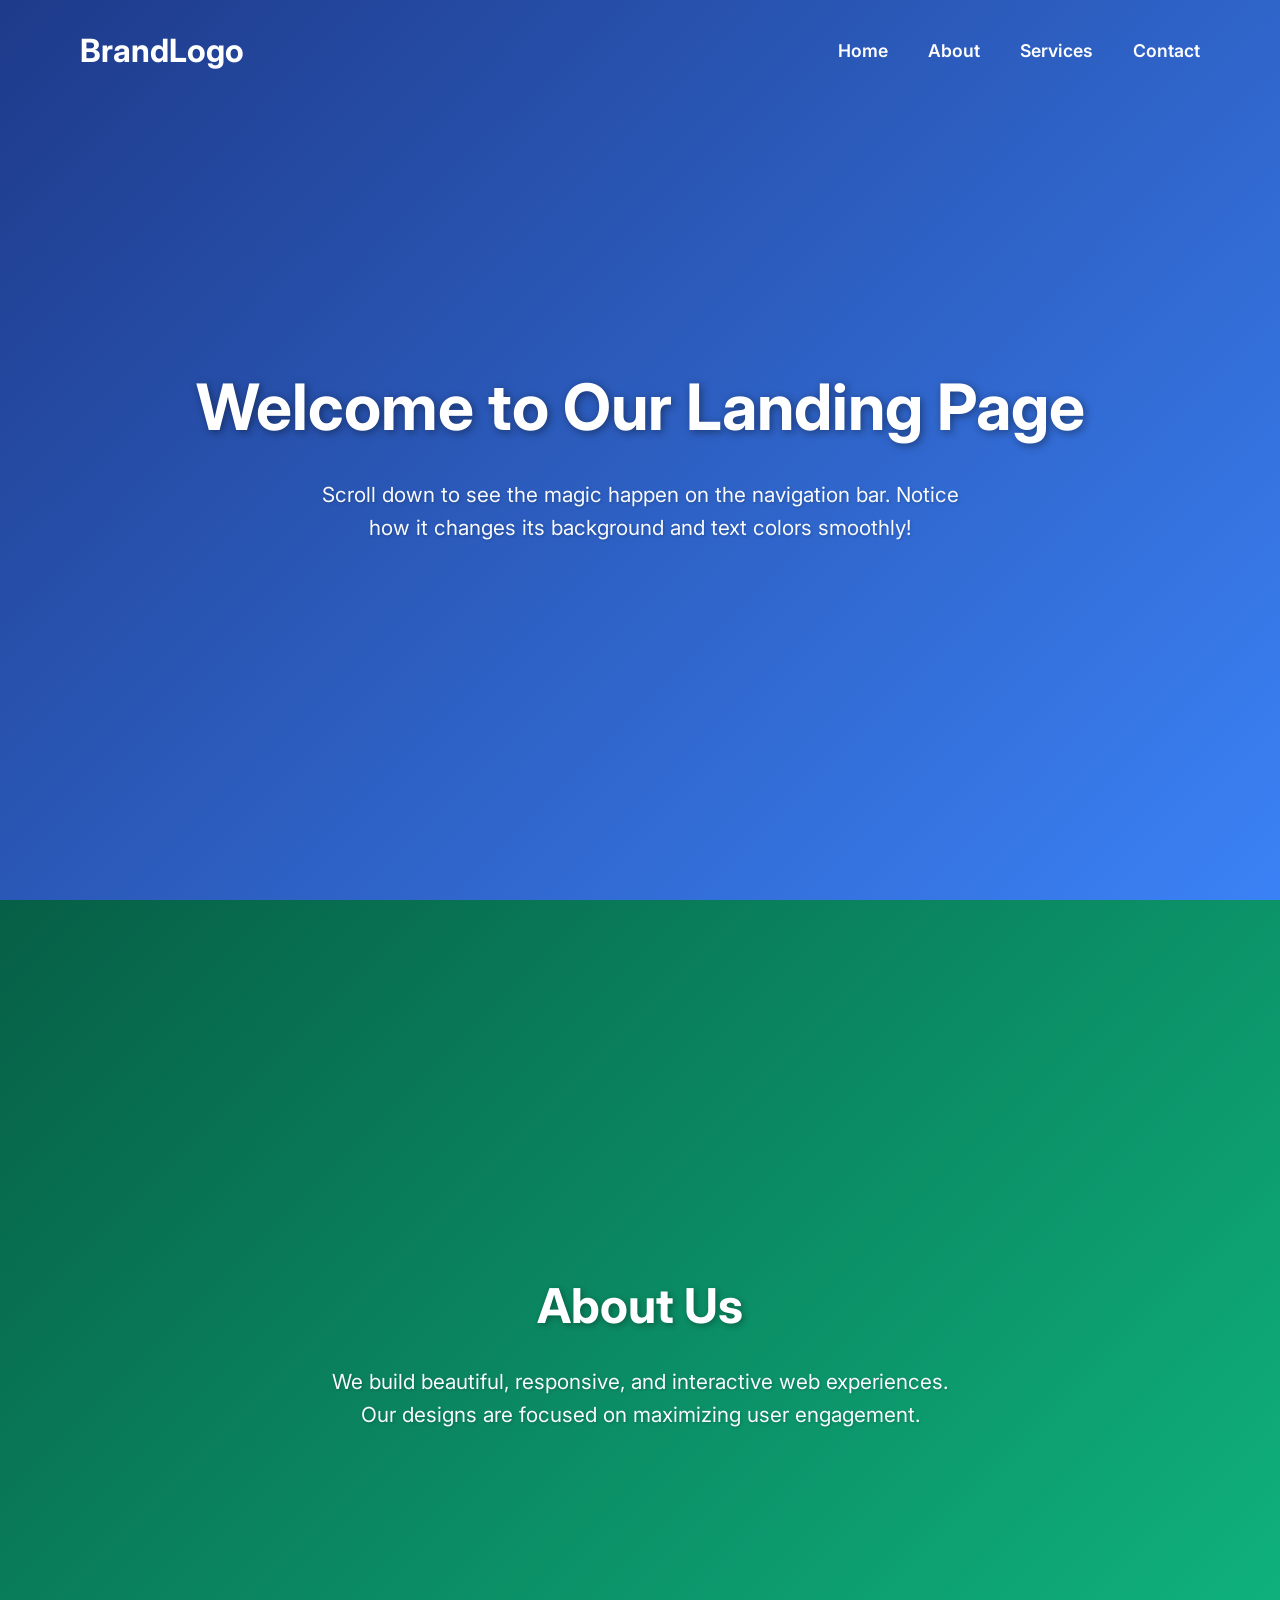
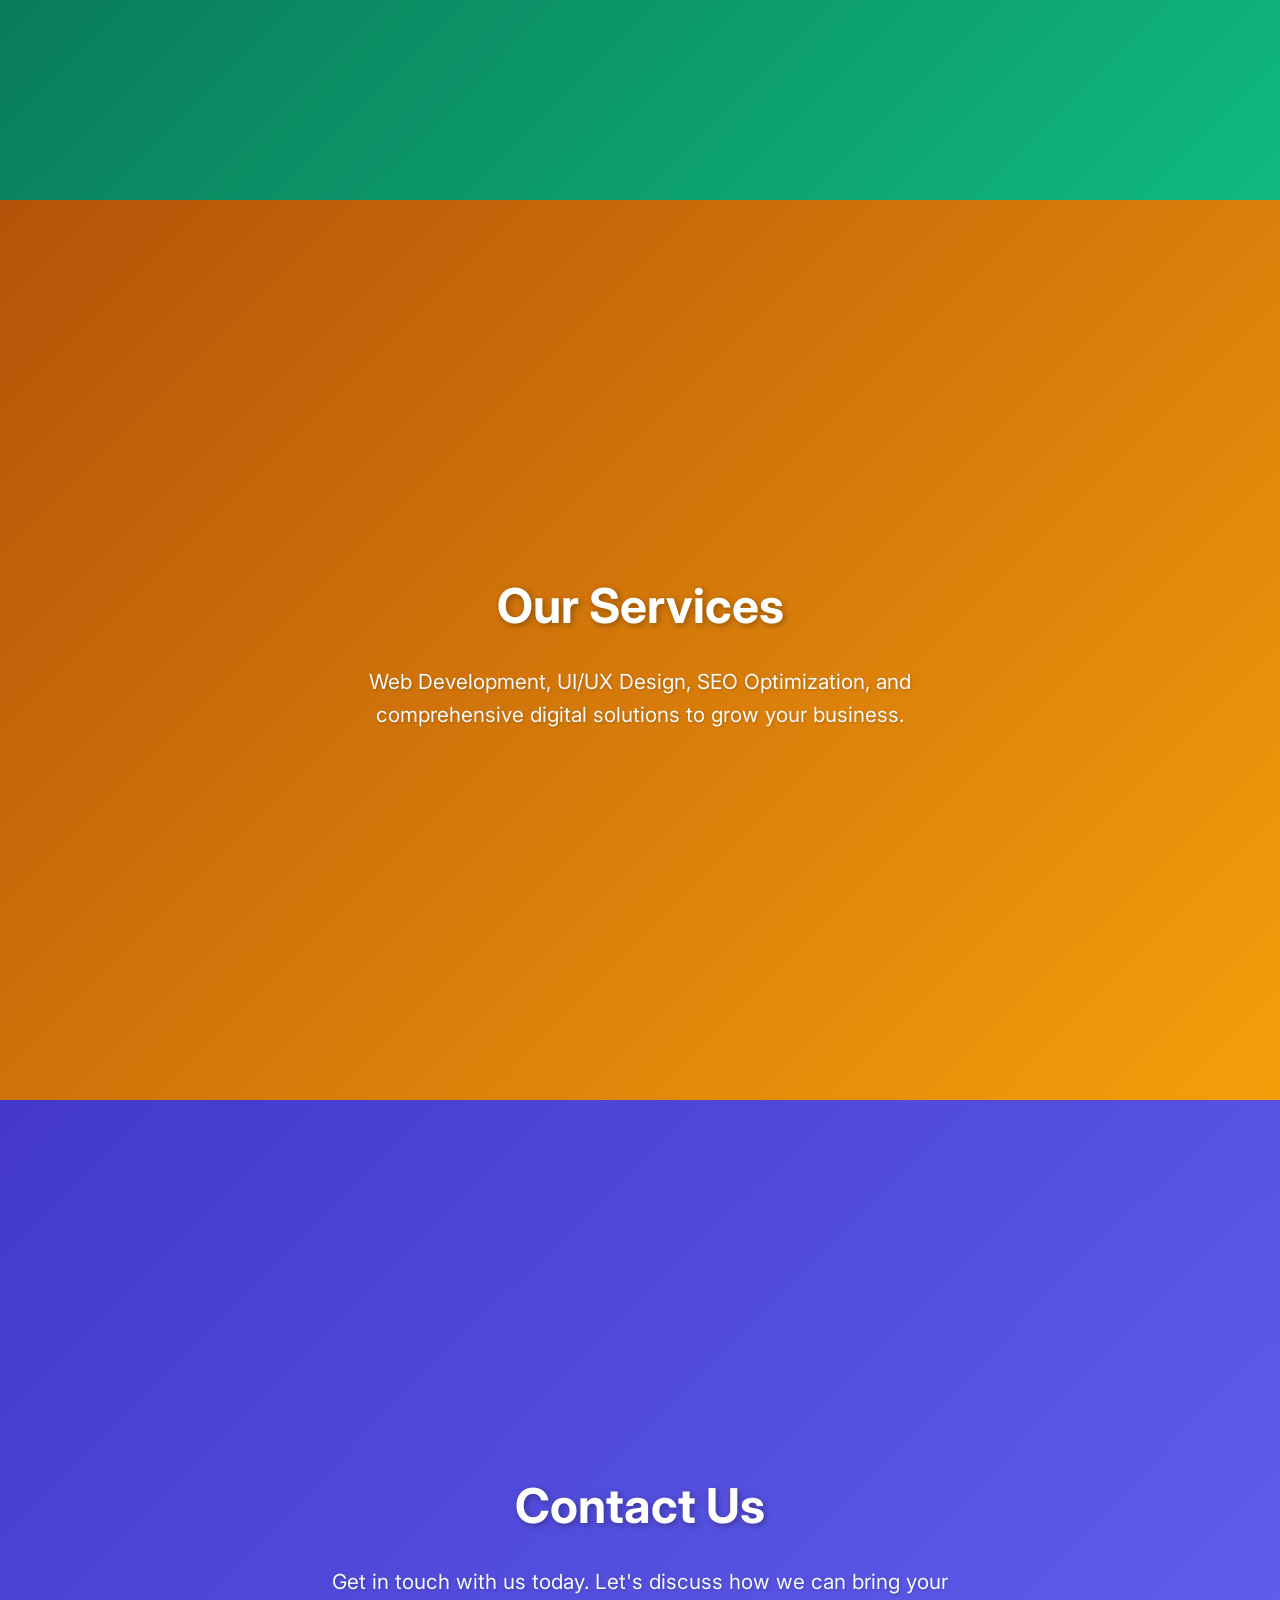
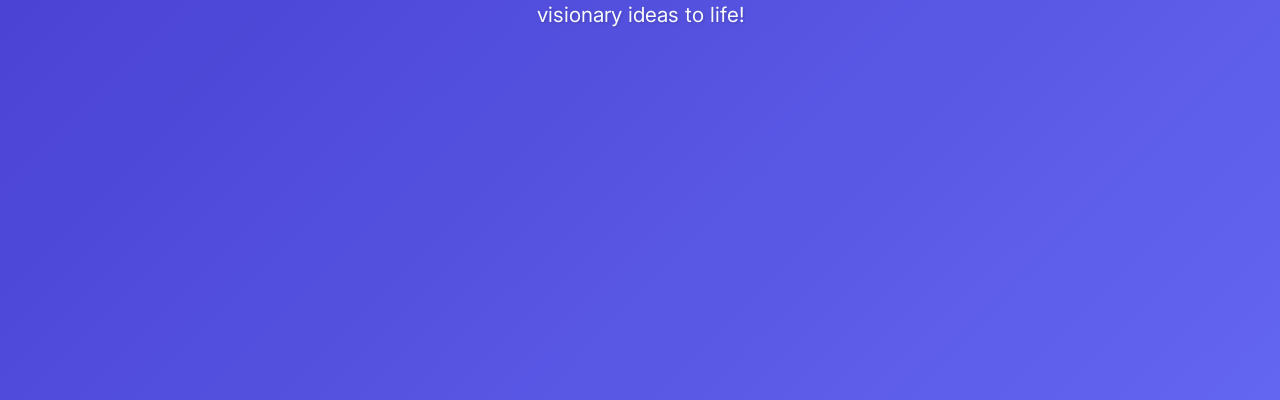
<file: Task-01/index.html>
<!DOCTYPE html>
<html lang="en">
<head>
    <meta charset="UTF-8">
    <meta name="viewport" content="width=device-width, initial-scale=1.0">
    <title>Responsive Landing Page</title>
    <link rel="stylesheet" href="style.css">
    <!-- Google Fonts for modern typography -->
    <link href="https://fonts.googleapis.com/css2?family=Inter:wght@400;600;700&display=swap" rel="stylesheet">
</head>
<body>

    <!-- Fixed Navigation Bar -->
    <nav id="navbar" class="navbar">
        <div class="logo">
            <a href="#">BrandLogo</a>
        </div>
        <ul class="nav-links">
            <li><a href="#home">Home</a></li>
            <li><a href="#about">About</a></li>
            <li><a href="#services">Services</a></li>
            <li><a href="#contact">Contact</a></li>
        </ul>
    </nav>

    <!-- Mock Sections with min-height: 100vh -->
    <section id="home" class="section home-section">
        <div class="content">
            <h1>Welcome to Our Landing Page</h1>
            <p>Scroll down to see the magic happen on the navigation bar. Notice how it changes its background and text colors smoothly!</p>
        </div>
    </section>

    <section id="about" class="section about-section">
        <div class="content">
            <h2>About Us</h2>
            <p>We build beautiful, responsive, and interactive web experiences. Our designs are focused on maximizing user engagement.</p>
        </div>
    </section>

    <section id="services" class="section services-section">
        <div class="content">
            <h2>Our Services</h2>
            <p>Web Development, UI/UX Design, SEO Optimization, and comprehensive digital solutions to grow your business.</p>
        </div>
    </section>

    <section id="contact" class="section contact-section">
        <div class="content">
            <h2>Contact Us</h2>
            <p>Get in touch with us today. Let's discuss how we can bring your visionary ideas to life!</p>
        </div>
    </section>

    <script src="script.js"></script>
</body>
</html>
</file>
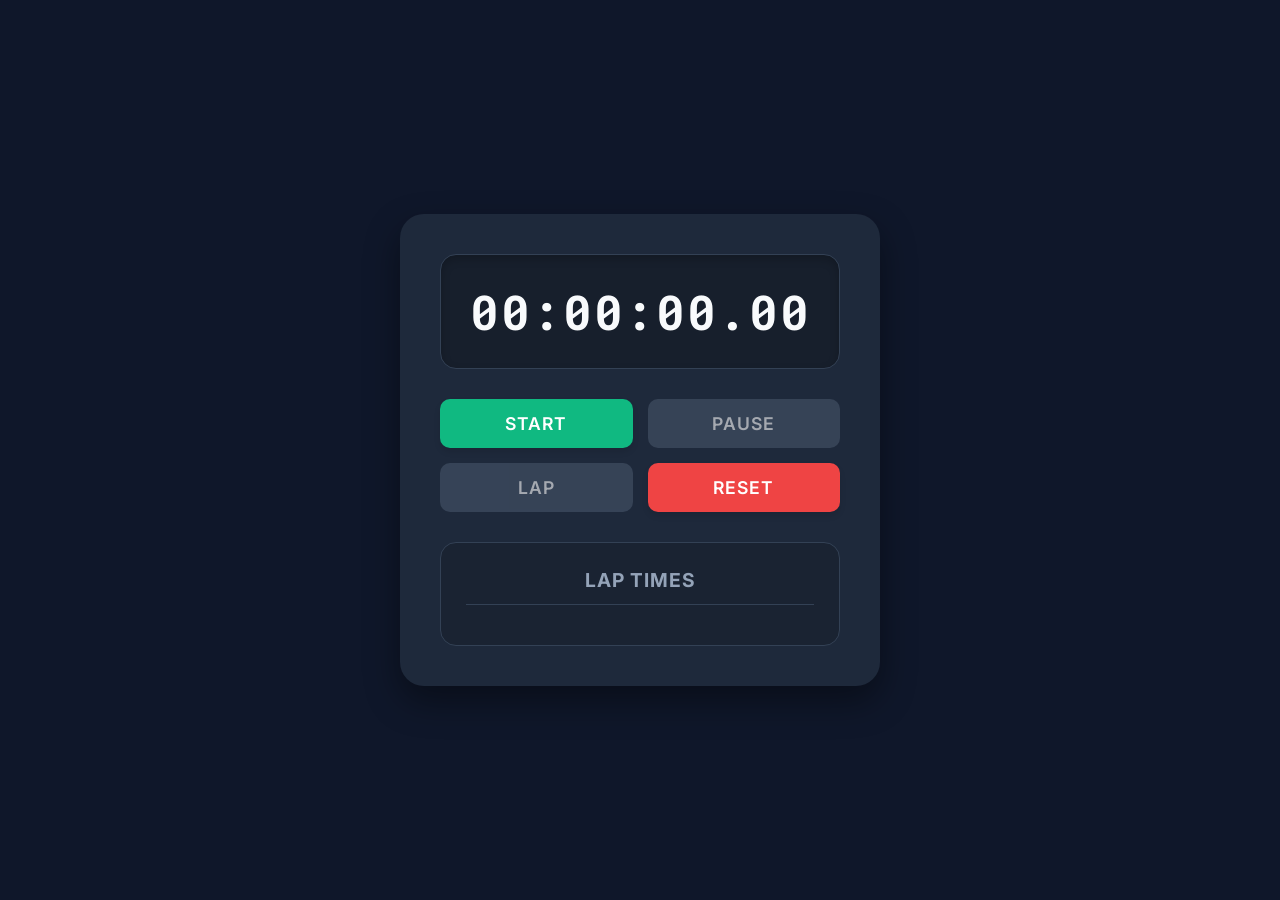
<file: Task-02/index.html>
<!DOCTYPE html>
<html lang="en">
<head>
    <meta charset="UTF-8">
    <meta name="viewport" content="width=device-width, initial-scale=1.0">
    <title>Stopwatch Web Application</title>
    <link rel="stylesheet" href="style.css">
    <!-- Google Fonts for modern typography -->
    <link href="https://fonts.googleapis.com/css2?family=Roboto+Mono:wght@400;700&family=Inter:wght@400;600&display=swap" rel="stylesheet">
</head>
<body>

    <div class="stopwatch-container">
        <!-- Digital Time Display -->
        <div class="time-display" id="display">00:00:00.00</div>
        
        <!-- Control Panel -->
        <div class="controls">
            <button id="startBtn" class="btn btn-start">Start</button>
            <button id="pauseBtn" class="btn btn-pause" disabled>Pause</button>
            <button id="lapBtn" class="btn btn-lap" disabled>Lap</button>
            <button id="resetBtn" class="btn btn-reset">Reset</button>
        </div>

        <!-- Lap Times Container -->
        <div class="laps-container">
            <h3>Lap Times</h3>
            <ul id="lapsList" class="laps-list">
                <!-- Laps will be injected here dynamically by JavaScript -->
            </ul>
        </div>
    </div>

    <script src="script.js"></script>
</body>
</html>
</file>
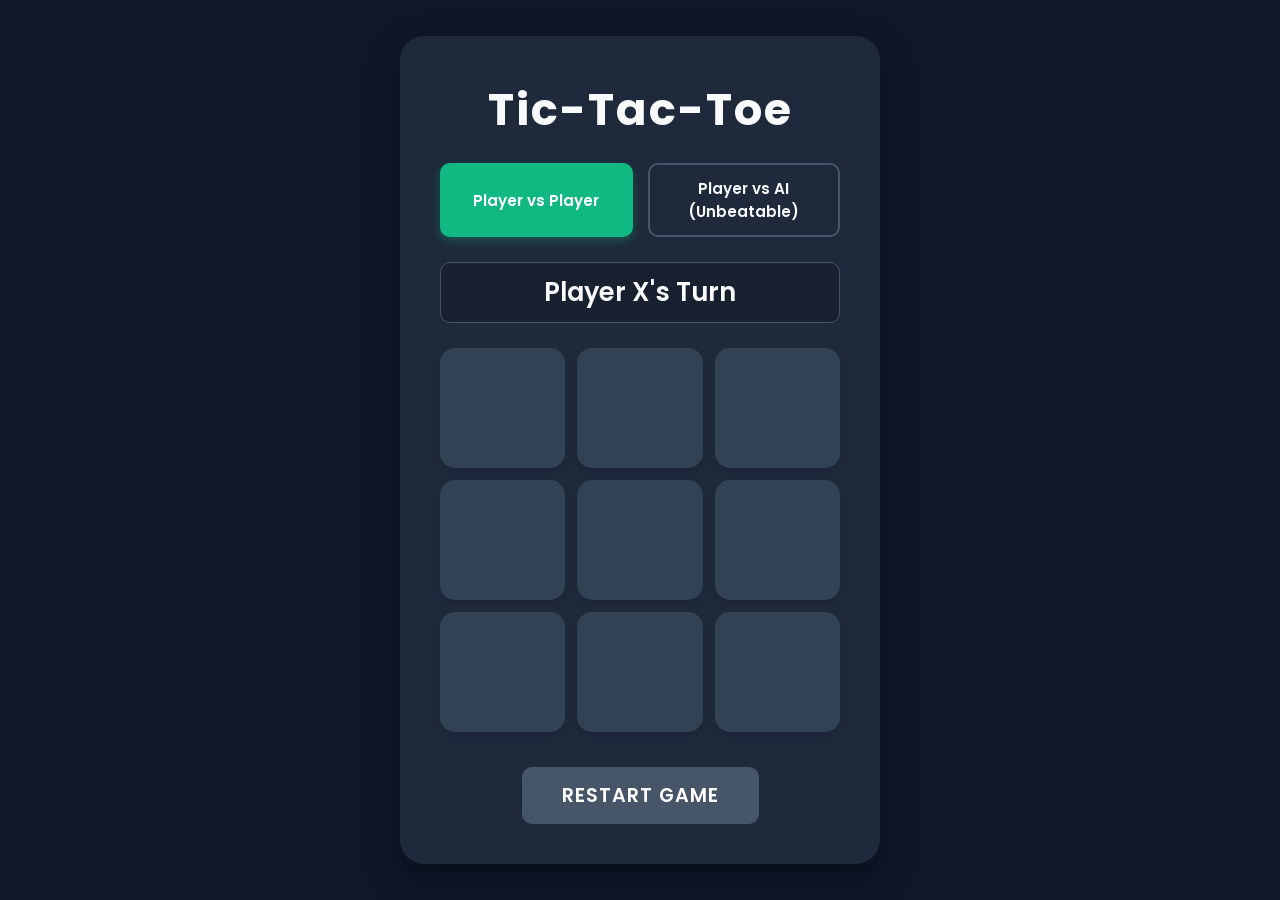
<file: Task-03/index.html>
<!DOCTYPE html>
<html lang="en">
<head>
    <meta charset="UTF-8">
    <meta name="viewport" content="width=device-width, initial-scale=1.0">
    <title>Tic-Tac-Toe Web Application</title>
    <link rel="stylesheet" href="style.css">
    <!-- Google Fonts for modern typography -->
    <link href="https://fonts.googleapis.com/css2?family=Poppins:wght@400;600;700&display=swap" rel="stylesheet">
</head>
<body>

    <div class="game-container">
        <h1>Tic-Tac-Toe</h1>
        
        <!-- Game Modes Selection -->
        <div class="mode-selection">
            <button id="btnPvP" class="mode-btn active">Player vs Player</button>
            <button id="btnPvE" class="mode-btn">Player vs AI (Unbeatable)</button>
        </div>

        <!-- Status Indicator -->
        <div class="status-indicator" id="statusIndicator">Player X's Turn</div>
        
        <!-- Tic-Tac-Toe Board -->
        <div class="board" id="board">
            <div class="cell" data-index="0"></div>
            <div class="cell" data-index="1"></div>
            <div class="cell" data-index="2"></div>
            <div class="cell" data-index="3"></div>
            <div class="cell" data-index="4"></div>
            <div class="cell" data-index="5"></div>
            <div class="cell" data-index="6"></div>
            <div class="cell" data-index="7"></div>
            <div class="cell" data-index="8"></div>
        </div>

        <!-- Controls -->
        <button id="restartBtn" class="restart-btn">Restart Game</button>
    </div>

    <script src="script.js"></script>
</body>
</html>
</file>
<file: Task-01/style.css>
/* Core Styling & Variables */
:root {
    --primary-color: #2563eb;
    --secondary-color: #f8fafc;
    --text-color: #334155;
    --nav-bg-transparent: transparent;
    --nav-bg-solid: rgba(255, 255, 255, 0.95);
    --nav-text-light: #ffffff;
    --nav-text-dark: #0f172a;
    --transition-speed: 0.3s;
}

* {
    margin: 0;
    padding: 0;
    box-sizing: border-box;
}

html {
    scroll-behavior: smooth;
}

body {
    font-family: 'Inter', sans-serif;
    color: var(--text-color);
    line-height: 1.6;
    background-color: var(--secondary-color);
}

/* Navigation Bar Styling */
.navbar {
    position: fixed; /* Fixed Positioning Requirement */
    top: 0;
    left: 0;
    width: 100%;
    padding: 25px 80px;
    display: flex;
    justify-content: space-between;
    align-items: center;
    background-color: var(--nav-bg-transparent);
    transition: all var(--transition-speed) ease-in-out;
    z-index: 1000;
}

.navbar .logo a {
    text-decoration: none;
    font-size: 2rem;
    font-weight: 700;
    color: var(--nav-text-light);
    transition: color var(--transition-speed) ease-in-out;
}

.navbar .nav-links {
    list-style: none;
    display: flex;
    gap: 40px;
}

.navbar .nav-links li a {
    text-decoration: none;
    font-size: 1.1rem;
    font-weight: 600;
    color: var(--nav-text-light);
    position: relative;
    padding: 5px 0;
    transition: color var(--transition-speed) ease-in-out;
}

/* Hover Interactivity Requirement */
.navbar .nav-links li a::after {
    content: '';
    position: absolute;
    bottom: 0;
    left: 0;
    width: 0%;
    height: 3px;
    background-color: var(--primary-color);
    transition: width var(--transition-speed) ease-in-out;
    border-radius: 2px;
}

.navbar .nav-links li a:hover {
    color: var(--primary-color);
}

.navbar .nav-links li a:hover::after {
    width: 100%;
}

/* Scrolled State for Navigation (Toggled via JS) */
.navbar.scrolled {
    background-color: var(--nav-bg-solid);
    box-shadow: 0 4px 15px -3px rgba(0, 0, 0, 0.1);
    padding: 15px 80px;
    backdrop-filter: blur(10px); /* Glassmorphism effect */
}

/* When scrolled, the text should be dark for contrast */
.navbar.scrolled .logo a,
.navbar.scrolled .nav-links li a {
    color: var(--nav-text-dark);
}

.navbar.scrolled .nav-links li a:hover {
    color: var(--primary-color);
}

/* Sections Styling - Mock Content Requirement */
.section {
    min-height: 100vh; /* Minimum height for scrolling */
    display: flex;
    justify-content: center;
    align-items: center;
    text-align: center;
    padding: 20px;
}

.content h1 {
    font-size: 4rem;
    margin-bottom: 20px;
    color: #fff;
    text-shadow: 2px 2px 8px rgba(0, 0, 0, 0.4);
}

.content h2 {
    font-size: 3rem;
    margin-bottom: 20px;
    color: #fff;
    text-shadow: 2px 2px 6px rgba(0, 0, 0, 0.3);
}

.content p {
    font-size: 1.3rem;
    color: #f8fafc;
    max-width: 650px;
    margin: 0 auto;
    text-shadow: 1px 1px 3px rgba(0, 0, 0, 0.2);
}

/* Mock Content Vibrant Backgrounds */
.home-section {
    background: linear-gradient(135deg, #1e3a8a, #3b82f6);
}

.about-section {
    background: linear-gradient(135deg, #065f46, #10b981);
}

.services-section {
    background: linear-gradient(135deg, #b45309, #f59e0b);
}

.contact-section {
    background: linear-gradient(135deg, #4338ca, #6366f1);
}

/* Responsive Design */
@media screen and (max-width: 768px) {
    .navbar {
        padding: 20px;
        flex-direction: column;
        gap: 15px;
    }
    .navbar.scrolled {
        padding: 15px 20px;
    }
    .navbar .nav-links {
        gap: 20px;
        flex-wrap: wrap;
        justify-content: center;
    }
    .content h1 {
        font-size: 2.5rem;
    }
    .content h2 {
        font-size: 2rem;
    }
    .content p {
        font-size: 1.1rem;
    }
}
</file>
<file: Task-02/style.css>
:root {
    --bg-color: #0f172a;
    --container-bg: #1e293b;
    --text-primary: #f8fafc;
    --text-secondary: #94a3b8;
    --btn-start: #10b981;
    --btn-start-hover: #059669;
    --btn-pause: #f59e0b;
    --btn-pause-hover: #d97706;
    --btn-lap: #3b82f6;
    --btn-lap-hover: #2563eb;
    --btn-reset: #ef4444;
    --btn-reset-hover: #dc2626;
    --btn-disabled: #475569;
    --border-color: #334155;
}

* {
    margin: 0;
    padding: 0;
    box-sizing: border-box;
}

body {
    font-family: 'Inter', sans-serif;
    background-color: var(--bg-color);
    color: var(--text-primary);
    display: flex;
    justify-content: center;
    align-items: center;
    min-height: 100vh;
}

.stopwatch-container {
    background-color: var(--container-bg);
    padding: 40px;
    border-radius: 24px;
    box-shadow: 0 15px 35px rgba(0, 0, 0, 0.4);
    width: 100%;
    max-width: 480px;
    text-align: center;
    display: flex;
    flex-direction: column;
    gap: 30px;
}

.time-display {
    font-family: 'Roboto Mono', monospace;
    font-size: 3.0rem;
    font-weight: 700;
    letter-spacing: 2px;
    color: var(--text-primary);
    background-color: rgba(0, 0, 0, 0.25);
    padding: 25px 15px;
    border-radius: 16px;
    border: 1px solid var(--border-color);
    box-shadow: inset 0 4px 10px rgba(0,0,0,0.2);
}

.controls {
    display: grid;
    grid-template-columns: 1fr 1fr;
    gap: 15px;
}

.btn {
    font-family: 'Inter', sans-serif;
    font-size: 1.1rem;
    font-weight: 600;
    padding: 14px 20px;
    border: none;
    border-radius: 10px;
    cursor: pointer;
    color: white;
    transition: all 0.2s ease-in-out;
    text-transform: uppercase;
    letter-spacing: 1px;
    box-shadow: 0 4px 6px rgba(0, 0, 0, 0.1);
}

.btn:active {
    transform: scale(0.96);
    box-shadow: 0 2px 4px rgba(0, 0, 0, 0.1);
}

.btn:disabled {
    background-color: var(--btn-disabled);
    cursor: not-allowed;
    opacity: 0.6;
    transform: none;
    box-shadow: none;
}

/* Specific Button Colors & Hover States */
.btn-start {
    background-color: var(--btn-start);
}
.btn-start:hover:not(:disabled) {
    background-color: var(--btn-start-hover);
}

.btn-pause {
    background-color: var(--btn-pause);
}
.btn-pause:hover:not(:disabled) {
    background-color: var(--btn-pause-hover);
}

.btn-lap {
    background-color: var(--btn-lap);
}
.btn-lap:hover:not(:disabled) {
    background-color: var(--btn-lap-hover);
}

.btn-reset {
    background-color: var(--btn-reset);
}
.btn-reset:hover:not(:disabled) {
    background-color: var(--btn-reset-hover);
}

/* Laps Section */
.laps-container {
    background-color: rgba(0, 0, 0, 0.15);
    border-radius: 16px;
    padding: 25px;
    border: 1px solid var(--border-color);
    display: flex;
    flex-direction: column;
    max-height: 280px;
}

.laps-container h3 {
    margin-bottom: 15px;
    font-size: 1.2rem;
    color: var(--text-secondary);
    border-bottom: 1px solid var(--border-color);
    padding-bottom: 12px;
    text-transform: uppercase;
    letter-spacing: 1px;
}

.laps-list {
    list-style: none;
    overflow-y: auto;
    padding-right: 8px;
}

/* Custom Scrollbar */
.laps-list::-webkit-scrollbar {
    width: 6px;
}

.laps-list::-webkit-scrollbar-track {
    background: transparent;
}

.laps-list::-webkit-scrollbar-thumb {
    background-color: var(--border-color);
    border-radius: 10px;
}
.laps-list::-webkit-scrollbar-thumb:hover {
    background-color: #475569;
}

.lap-item {
    display: flex;
    justify-content: space-between;
    padding: 12px 0;
    border-bottom: 1px solid rgba(255, 255, 255, 0.05);
    font-family: 'Roboto Mono', monospace;
    font-size: 1.15rem;
    animation: fadeIn 0.3s ease-out;
}

@keyframes fadeIn {
    from { opacity: 0; transform: translateY(-10px); }
    to { opacity: 1; transform: translateY(0); }
}

.lap-item:last-child {
    border-bottom: none;
}

.lap-number {
    color: var(--text-secondary);
}

.lap-time {
    font-weight: 700;
    color: var(--text-primary);
}

/* Responsive */
@media screen and (max-width: 520px) {
    .stopwatch-container {
        padding: 30px 20px;
        margin: 20px;
        border-radius: 20px;
    }

    .time-display {
        font-size: 2.8rem;
        padding: 20px 10px;
    }

    .btn {
        font-size: 1rem;
        padding: 12px 15px;
    }
}
</file>
<file: Task-03/style.css>
:root {
    --bg-color: #0f172a;
    --container-bg: #1e293b;
    --text-primary: #f8fafc;
    --text-x: #ef4444; /* Red for X */
    --text-o: #3b82f6; /* Blue for O */
    --cell-bg: #334155;
    --cell-hover: #475569;
    --border-color: #475569;
    --accent-color: #10b981; /* Green for active/win */
}

* {
    margin: 0;
    padding: 0;
    box-sizing: border-box;
}

body {
    font-family: 'Poppins', sans-serif;
    background-color: var(--bg-color);
    color: var(--text-primary);
    display: flex;
    justify-content: center;
    align-items: center;
    min-height: 100vh;
}

.game-container {
    background-color: var(--container-bg);
    padding: 40px;
    border-radius: 24px;
    box-shadow: 0 15px 35px rgba(0, 0, 0, 0.4);
    text-align: center;
    width: 100%;
    max-width: 480px;
}

h1 {
    font-size: 2.8rem;
    margin-bottom: 20px;
    letter-spacing: 2px;
    font-weight: 700;
}

/* Mode Selection Buttons */
.mode-selection {
    display: flex;
    justify-content: center;
    gap: 15px;
    margin-bottom: 25px;
}

.mode-btn {
    flex: 1;
    padding: 12px 10px;
    border: 2px solid var(--border-color);
    background-color: transparent;
    color: var(--text-primary);
    border-radius: 10px;
    cursor: pointer;
    font-family: 'Poppins', sans-serif;
    font-weight: 600;
    font-size: 0.95rem;
    transition: all 0.3s ease;
}

.mode-btn:hover {
    background-color: rgba(255, 255, 255, 0.05);
}

.mode-btn.active {
    background-color: var(--accent-color);
    border-color: var(--accent-color);
    color: #fff;
    box-shadow: 0 4px 10px rgba(16, 185, 129, 0.3);
}

/* Status Indicator */
.status-indicator {
    font-size: 1.6rem;
    font-weight: 600;
    margin-bottom: 25px;
    min-height: 40px;
    background-color: rgba(0,0,0,0.2);
    padding: 10px;
    border-radius: 10px;
    border: 1px solid var(--border-color);
}

/* Tic-Tac-Toe Board Grid */
.board {
    display: grid;
    grid-template-columns: repeat(3, 1fr);
    gap: 12px;
    margin-bottom: 35px;
}

/* Individual Cells */
.cell {
    background-color: var(--cell-bg);
    border-radius: 15px;
    height: 120px;
    display: flex;
    justify-content: center;
    align-items: center;
    font-size: 4.5rem;
    font-weight: 700;
    cursor: pointer;
    transition: background-color 0.2s ease, transform 0.1s ease;
    user-select: none;
    box-shadow: 0 4px 6px rgba(0,0,0,0.1);
}

.cell:not(.taken):hover {
    background-color: var(--cell-hover);
}

.cell:active:not(.taken) {
    transform: scale(0.95);
}

/* Marker Colors */
.cell.x {
    color: var(--text-x);
    text-shadow: 0 2px 10px rgba(239, 68, 68, 0.4);
}

.cell.o {
    color: var(--text-o);
    text-shadow: 0 2px 10px rgba(59, 130, 246, 0.4);
}

/* Highlight Winning Cells */
.cell.winning-cell {
    background-color: rgba(16, 185, 129, 0.2);
    box-shadow: inset 0 0 20px var(--accent-color);
    animation: pulse 1.5s infinite;
}

@keyframes pulse {
    0% { box-shadow: inset 0 0 15px rgba(16, 185, 129, 0.4); }
    50% { box-shadow: inset 0 0 25px rgba(16, 185, 129, 0.8); }
    100% { box-shadow: inset 0 0 15px rgba(16, 185, 129, 0.4); }
}

/* Restart Button */
.restart-btn {
    padding: 14px 40px;
    font-size: 1.2rem;
    font-weight: 600;
    font-family: 'Poppins', sans-serif;
    color: white;
    background-color: var(--border-color);
    border: none;
    border-radius: 10px;
    cursor: pointer;
    transition: background-color 0.3s ease, transform 0.1s ease;
    text-transform: uppercase;
    letter-spacing: 1px;
}

.restart-btn:hover {
    background-color: #64748b;
}

.restart-btn:active {
    transform: scale(0.95);
}

/* Responsiveness */
@media screen and (max-width: 480px) {
    .game-container {
        padding: 25px 20px;
        margin: 15px;
    }
    .cell {
        height: 90px;
        font-size: 3.5rem;
        border-radius: 12px;
    }
    h1 {
        font-size: 2.2rem;
    }
    .status-indicator {
        font-size: 1.3rem;
    }
    .mode-selection {
        flex-direction: column;
        gap: 10px;
    }
}
</file>
